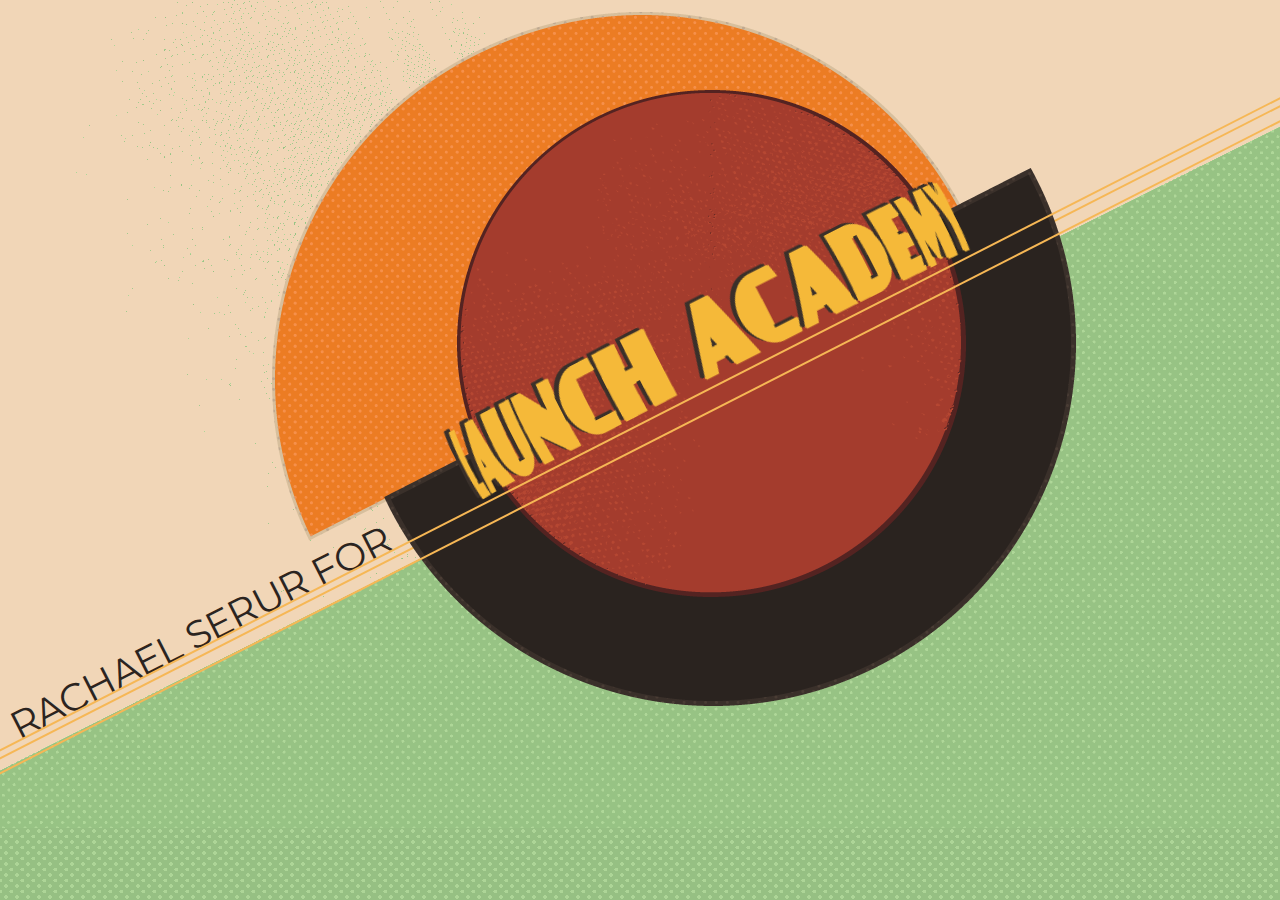
<file: index.html>
<!doctype html>
<html lang="en">
<head>
	<meta charset="UTF-8">
	<title>Rachael Serur for Launch Academy</title>
	<link rel="stylesheet" href="styles/style.css">
	<script src="js/jquery-1.11.0.min.js"></script>
		<script src="js/jquery.easing.1.3.js"></script>
	<link href='http://fonts.googleapis.com/css?family=Montserrat:400,700' rel='stylesheet' type='text/css'>

</head>

<body>

<div class="planet">  
    <div class="marsbg">
        <img src="img/planetbg.png" alt="planet background">
    </div>  
    <div class="mars">
        <img src="img/planet.png" alt="planet graphic">
    </div>

    <div class="launch">
        <img id="launch" src="img/launch.png" alt="Launch Academy">
    </div>
</div>
    <div class="me">
        Rachael Serur for
    </div>
<div class="lines">    
    <div class="line1"></div>
    <div class="line2"></div>
    <div class="line3"></div>
</div>
<div class="why">
	<img src="img/picture.jpg" alt="Me" class="pic">
	<h1>Dear Launch Academy,</h1>
	<p>I'm hoping to take part in your program because after an undergrad in psychology and 3+ years working in research and mental health, I'm  realizing the powerful impact that new, creative technological solutions can have. The expected next step for my current position is clinical work or academia, but I know that I am someone who needs to create something that contributes to social change in a very different way.</p>
	<p>Now that I've take a few computer science courses, besides learning how incredibly fun raw coding is and remembering how awesome it feels to design pages, I can also see the potential that IT has to positively affect healthcare, well-being, and society at large. We live in a culture of self-starters; people tend to put it on themselves to live healthier and to better themselves, yet lose hope when things go wrong. IT can intervene on that level by producing increasingly interactive and intelligent self-care apps and inventions.</p>
	<p>That's what I want to do with my career. I also want to branch out and learn as much as possible about other fields, integrating lifelong learning into my work. I can start next year when I have my masters in IT or I can start sooner with Launch Academy.</p>
	<p>So I'm hoping you'll help me get there! Thank you so much for your consideration either way!</p>
	<p>All the best,</p>
	<p>Rachael</p>
	<p>P.S. Here are some favorite sites-- the kind that, in one way or another, fulfill simple needs so extraordinarily that their success makes them seem perfectly commonplace: <a href="http://www.lifehacker.com" target="_blank">Lifehacker</a>, <a href="http://www.pinterest.com" target="_blank">Pinterest</a>, and <a href="http://www.ultimate-guitar.com" target="_blank">Ultimate Guitar</a>.
</div>
<script>

var width = $(window).width(); 


if (width <= 1600) {
	$(".why").hide();
}

 // following code based on http://www.bnewton.co.uk/blog/animate-any-html-element-appear-to-float-in-space-using-anti-gravity-jquery-effects/
 function float(obj,dist) {  
    $(obj).animate({
        'top': "+="+dist+"px"
      }, 2200, "easeInOutQuad", function(){
          $(obj).animate({
          'top': "-="+dist+"px"
        }, 1900, "easeInOutQuad", function(){
              float(obj,dist);
          });
      });
 }
 
 $(document).ready(function() {

 	if (width <= 1600) {
		$( "body" ).scrollTop( 300 ).scrollLeft ( 10 );
 		$(".why").delay(3000).show({direction: "left"}, 2000, "easeInOutQuad");
 	}
 
     float('.launch', 7);
     float('.line1', 7);
     float('.line2', -7);
     float('.line3', 7);
     float('.mars', 3);
     float('.marsbg', -2);
     float('.me', 7);
 });   
</script>

</body>
</html>
</file>
<file: styles/style.css>
* {
    margin: 0;
    padding: 0;
}

html, body {
    max-width: 100%;
    overflow-x: hidden;
}

body { 
    background: url(../img/bgtop.png), url(../img/lowerbg.png);
    background-position: left top, left top;
    background-repeat: no-repeat, repeat;  
    background-attachment: fixed;
    font-family: 'Montserrat', Futura, "Trebuchet MS", Arial, sans-serif;
}

.planet {
    position: absolute;
    margin-left: 17em;
    margin-top: .8em;
}

.marsbg {
    z-index: 1;
    position: inherit;
}

.mars {
    z-index: 2;
    position:inherit;
}

.launch {
    z-index: 3;
    position: inherit;
    margin-top: 17.5em;
    margin-left: 9.8em;
    -webkit-transform: rotate(-27deg);
    -ms-transform:rotate(-27deg);
    -o-transform:rotate(-27deg);
    -moz-transform:rotate(-27deg);    
    transform: rotate(-27deg);
}

#launch {
    position: relative;
}

.me {
    position: absolute;
    font-family: inherit;
    color: #2B2420;
    text-transform: uppercase;
    -webkit-transform: rotate(-27deg);
    -ms-transform:rotate(-27deg);
    -o-transform:rotate(-27deg);
    -moz-transform:rotate(-27deg);    
    transform: rotate(-27deg);
    font-size: 2.4em;
    margin-top: 15.8em;
    margin-left: -.25em;
    
}

.lines
{
    width: 2000px;
    height: 1px;
    position: absolute; 
}

.line1 {
    z-index: 3;
    width: inherit;
    height: inherit;
    border-bottom: 2px solid #F6B755;   
    position: inherit;
    margin-top: 18.9em;
    margin-left: -8em;
    -webkit-transform: rotate(-27deg);
    -ms-transform:rotate(-27deg);
    -o-transform:rotate(-27deg);
    -moz-transform:rotate(-27deg);    
    transform: rotate(-27deg);
    
}

.line2 {
    z-index: 0;
    width: inherit;
    height: inherit;
    border-bottom: 2px solid #F6B755;   
    position: inherit;
    margin-top: 19.6em;
    margin-left: -8em;
    -webkit-transform: rotate(-27deg);
    -ms-transform:rotate(-27deg);
    -o-transform:rotate(-27deg);
    -moz-transform:rotate(-27deg);    
    transform: rotate(-27deg);
}

.line3 {
    z-index: 3;
    width: inherit;
    height: inherit;
    border-bottom: 2px solid #F6B755;   
    position: inherit;
    margin-top: 20.3em;
    margin-left: -8em;
    -webkit-transform: rotate(-27deg);
    -ms-transform:rotate(-27deg);
    -o-transform:rotate(-27deg);
    -moz-transform:rotate(-27deg);    
    transform: rotate(-27deg);    
}

h1 {
    margin: .5em 1em;
    color: #fec752;
}

p {
    line-height: 1.5em;
    margin: 1.5em 2em 1.5em 2em;
}

.why {
    z-index: 4;
    background-color: rgba(30, 18, 11, .93);
    max-width: 600px;
    width: 34%;
    height: 100%;
    position: fixed;
    right: 0;
    text-align: justify;
    color: #fcf7ef;
    font-size: .93em;
    overflow: scroll;
}

a {
    color: #fecf6c;
    text-decoration: none;
}

a:hover {
    color: #E97B24;
}

a:visited {
    color: #E97B24;

}

.pic {
    width: 100%; 
}
</file>
